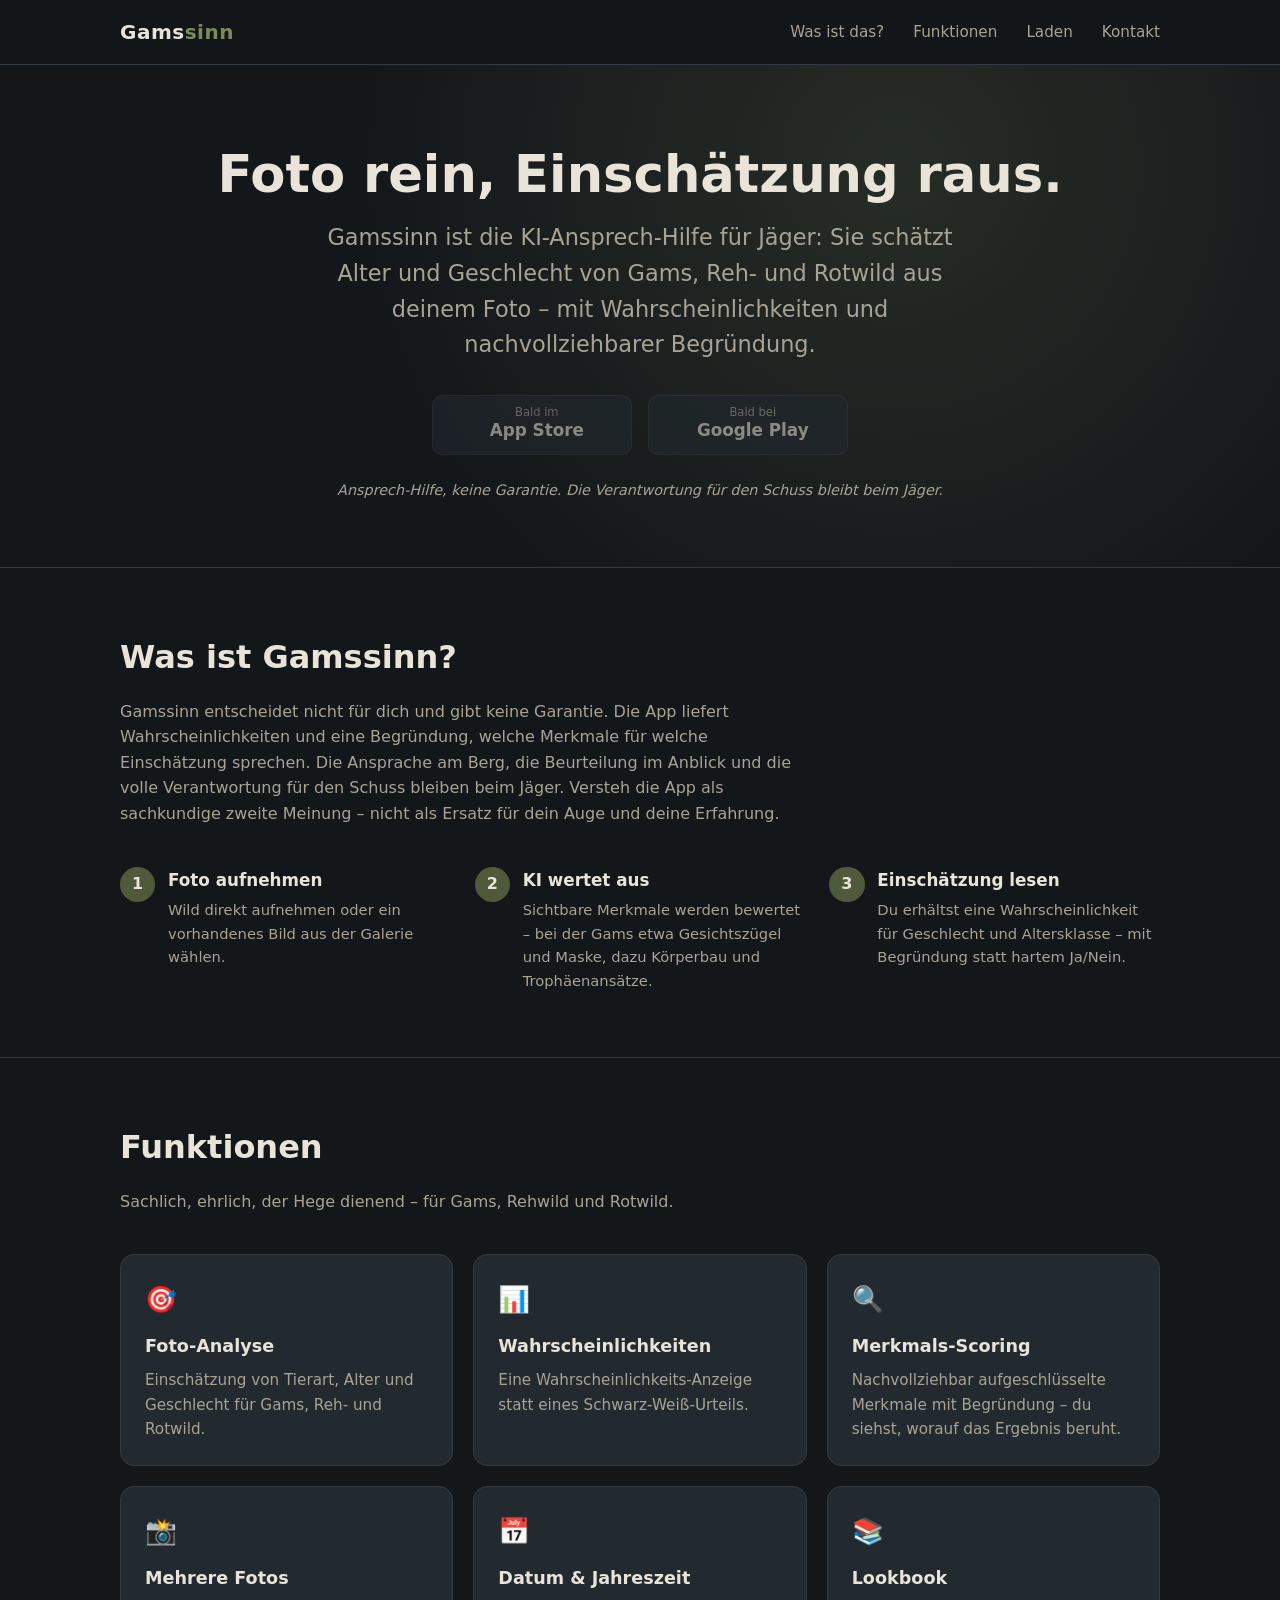
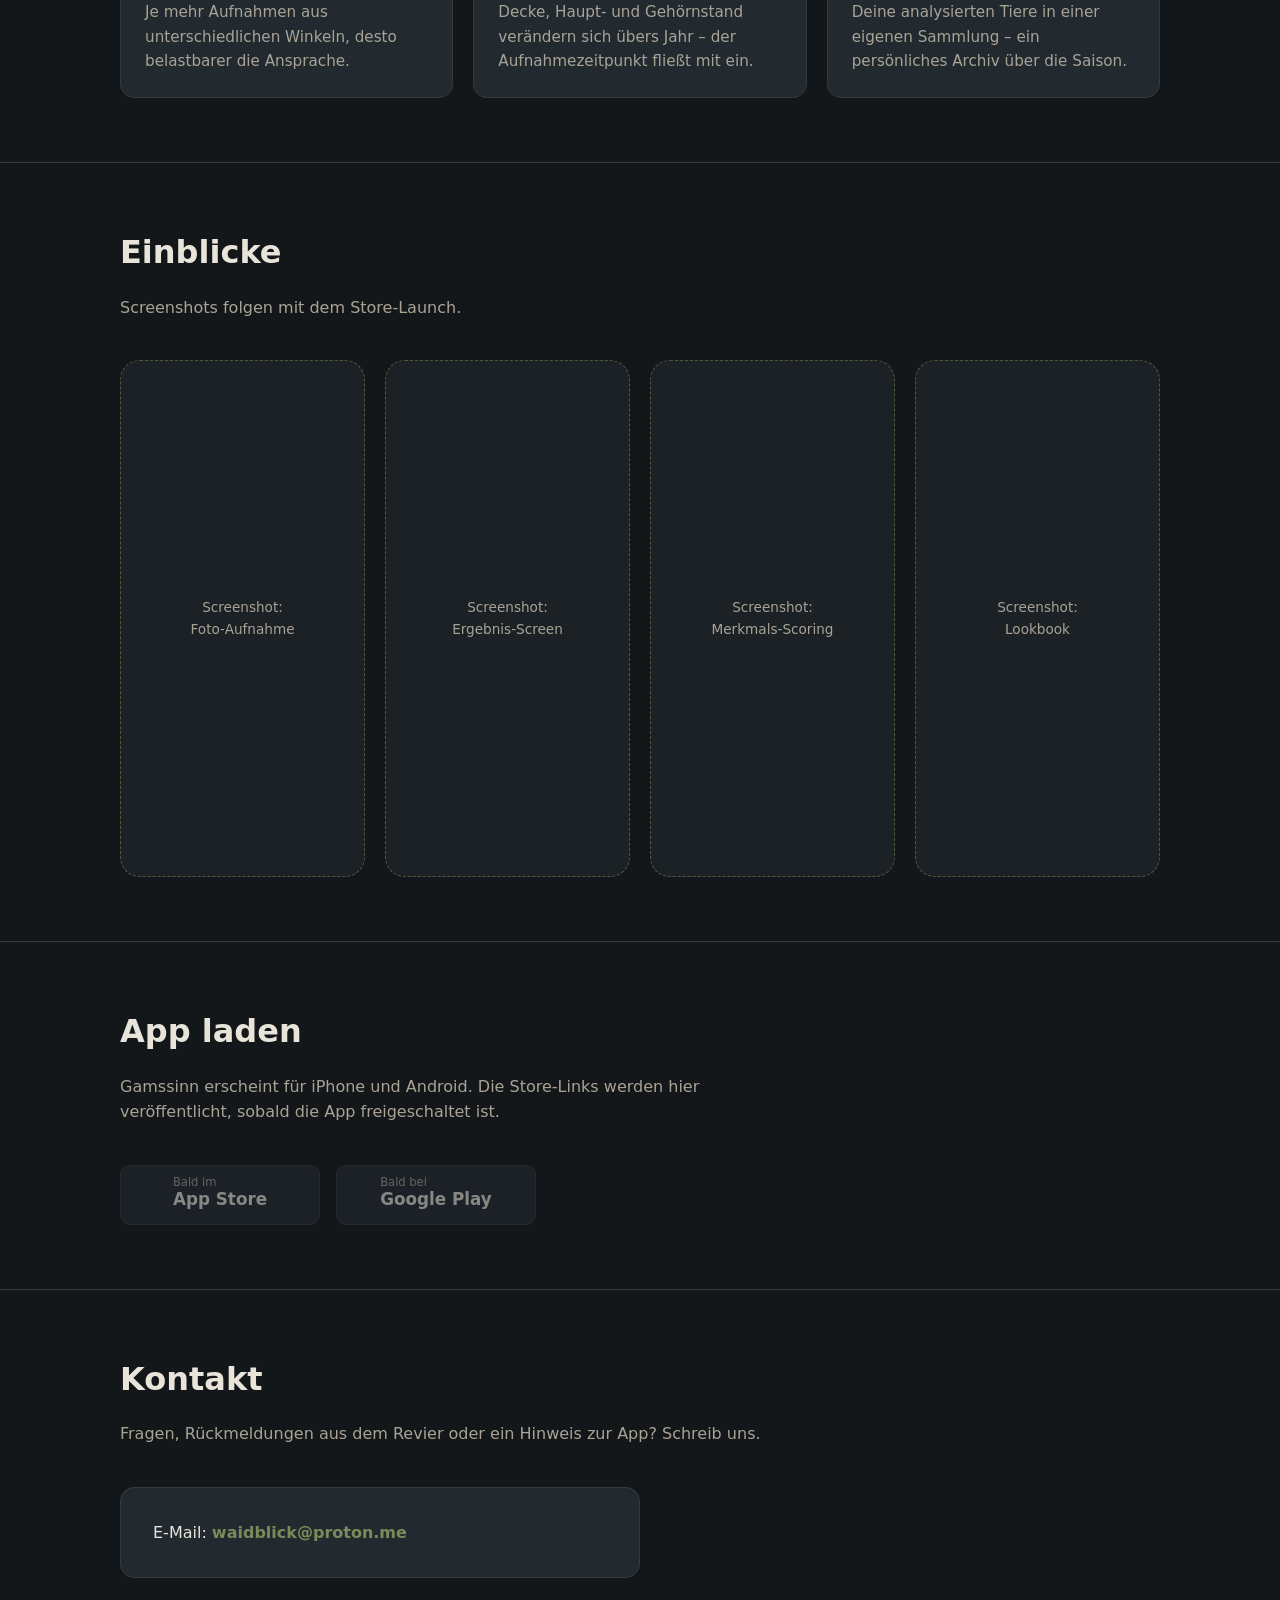
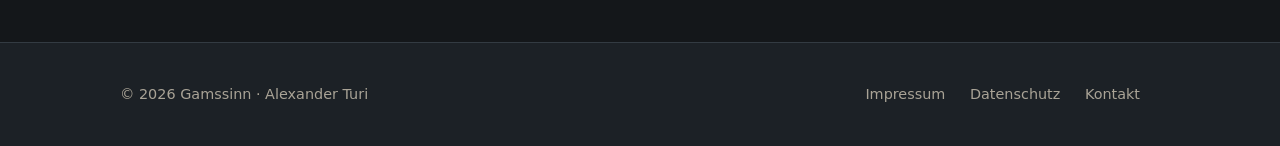
<file: web-site/index.html>
<!DOCTYPE html>
<html lang="de">
<head>
  <meta charset="UTF-8">
  <meta name="viewport" content="width=device-width, initial-scale=1.0">
  <title>Gamssinn – KI-Wildansprache für Jäger | Alter &amp; Geschlecht per Foto</title>
  <meta name="description" content="Gamssinn ist eine Ansprech-Hilfe für Jäger im DACH-Raum: Die KI schätzt Alter und Geschlecht von Gams, Reh- und Rotwild aus dem Foto – mit Wahrscheinlichkeiten und Begründung. Keine Garantie, die Ansprache bleibt deine.">
  <meta name="theme-color" content="#14171a">
  <!-- Open Graph -->
  <meta property="og:title" content="Gamssinn – KI-Wildansprache für Jäger">
  <meta property="og:description" content="Alter & Geschlecht von Gams, Reh- und Rotwild per Foto einschätzen. Ansprech-Hilfe, keine Garantie.">
  <meta property="og:type" content="website">
  <meta property="og:locale" content="de_DE">
  <link rel="stylesheet" href="style.css">
</head>
<body>

  <header class="site-header">
    <div class="wrap">
      <div class="brand">Gams<span>sinn</span></div>
      <nav class="nav">
        <a href="#was">Was ist das?</a>
        <a href="#features">Funktionen</a>
        <a href="#laden">Laden</a>
        <a href="#kontakt">Kontakt</a>
      </nav>
    </div>
  </header>

  <!-- HERO -->
  <section class="hero" style="border-top:none">
    <div class="wrap">
      <h1>Foto rein, Einschätzung raus.</h1>
      <p class="lead">
        Gamssinn ist die KI-Ansprech-Hilfe für Jäger: Sie schätzt Alter und Geschlecht
        von Gams, Reh- und Rotwild aus deinem Foto – mit Wahrscheinlichkeiten und nachvollziehbarer Begründung.
      </p>
      <div class="cta-row">
        <!-- Store-Badges: Links eintragen, sobald die App live ist -->
        <a class="badge disabled" href="#laden" aria-disabled="true">
          <span></span>
          <span><small>Bald im</small><strong>App Store</strong></span>
        </a>
        <a class="badge disabled" href="#laden" aria-disabled="true">
          <span></span>
          <span><small>Bald bei</small><strong>Google Play</strong></span>
        </a>
      </div>
      <p class="disclaimer">Ansprech-Hilfe, keine Garantie. Die Verantwortung für den Schuss bleibt beim Jäger.</p>
    </div>
  </section>

  <!-- WAS IST GAMSSINN -->
  <section id="was">
    <div class="wrap">
      <h2>Was ist Gamssinn?</h2>
      <p class="intro">
        Gamssinn entscheidet nicht für dich und gibt keine Garantie. Die App liefert Wahrscheinlichkeiten
        und eine Begründung, welche Merkmale für welche Einschätzung sprechen. Die Ansprache am Berg,
        die Beurteilung im Anblick und die volle Verantwortung für den Schuss bleiben beim Jäger.
        Versteh die App als sachkundige zweite Meinung – nicht als Ersatz für dein Auge und deine Erfahrung.
      </p>
      <div class="steps">
        <div class="step">
          <h3>Foto aufnehmen</h3>
          <p>Wild direkt aufnehmen oder ein vorhandenes Bild aus der Galerie wählen.</p>
        </div>
        <div class="step">
          <h3>KI wertet aus</h3>
          <p>Sichtbare Merkmale werden bewertet – bei der Gams etwa Gesichtszügel und Maske, dazu Körperbau und Trophäenansätze.</p>
        </div>
        <div class="step">
          <h3>Einschätzung lesen</h3>
          <p>Du erhältst eine Wahrscheinlichkeit für Geschlecht und Altersklasse – mit Begründung statt hartem Ja/Nein.</p>
        </div>
      </div>
    </div>
  </section>

  <!-- FEATURES -->
  <section id="features" class="bg-soft">
    <div class="wrap">
      <h2>Funktionen</h2>
      <p class="intro">Sachlich, ehrlich, der Hege dienend – für Gams, Rehwild und Rotwild.</p>
      <div class="grid">
        <div class="feature">
          <span class="ico">🎯</span>
          <h3>Foto-Analyse</h3>
          <p>Einschätzung von Tierart, Alter und Geschlecht für Gams, Reh- und Rotwild.</p>
        </div>
        <div class="feature">
          <span class="ico">📊</span>
          <h3>Wahrscheinlichkeiten</h3>
          <p>Eine Wahrscheinlichkeits-Anzeige statt eines Schwarz-Weiß-Urteils.</p>
        </div>
        <div class="feature">
          <span class="ico">🔍</span>
          <h3>Merkmals-Scoring</h3>
          <p>Nachvollziehbar aufgeschlüsselte Merkmale mit Begründung – du siehst, worauf das Ergebnis beruht.</p>
        </div>
        <div class="feature">
          <span class="ico">📸</span>
          <h3>Mehrere Fotos</h3>
          <p>Je mehr Aufnahmen aus unterschiedlichen Winkeln, desto belastbarer die Ansprache.</p>
        </div>
        <div class="feature">
          <span class="ico">📅</span>
          <h3>Datum &amp; Jahreszeit</h3>
          <p>Decke, Haupt- und Gehörnstand verändern sich übers Jahr – der Aufnahmezeitpunkt fließt mit ein.</p>
        </div>
        <div class="feature">
          <span class="ico">📚</span>
          <h3>Lookbook</h3>
          <p>Deine analysierten Tiere in einer eigenen Sammlung – ein persönliches Archiv über die Saison.</p>
        </div>
      </div>
    </div>
  </section>

  <!-- SCREENSHOTS -->
  <section id="screenshots">
    <div class="wrap">
      <h2>Einblicke</h2>
      <p class="intro">Screenshots folgen mit dem Store-Launch.</p>
      <div class="shots">
        <div class="shot">Screenshot:<br>Foto-Aufnahme</div>
        <div class="shot">Screenshot:<br>Ergebnis-Screen</div>
        <div class="shot">Screenshot:<br>Merkmals-Scoring</div>
        <div class="shot">Screenshot:<br>Lookbook</div>
      </div>
    </div>
  </section>

  <!-- LADEN -->
  <section id="laden" class="bg-soft">
    <div class="wrap">
      <h2>App laden</h2>
      <p class="intro">
        Gamssinn erscheint für iPhone und Android. Die Store-Links werden hier veröffentlicht, sobald die App freigeschaltet ist.
      </p>
      <div class="cta-row" style="justify-content:flex-start">
        <a class="badge disabled" href="#" aria-disabled="true">
          <span><small>Bald im</small><strong>App Store</strong></span>
        </a>
        <a class="badge disabled" href="#" aria-disabled="true">
          <span><small>Bald bei</small><strong>Google Play</strong></span>
        </a>
      </div>
    </div>
  </section>

  <!-- KONTAKT -->
  <section id="kontakt">
    <div class="wrap">
      <h2>Kontakt</h2>
      <p class="intro">Fragen, Rückmeldungen aus dem Revier oder ein Hinweis zur App? Schreib uns.</p>
      <div class="contact-box">
        <p>E-Mail: <a href="mailto:waidblick@proton.me">waidblick@proton.me</a></p>
      </div>
    </div>
  </section>

  <!-- FOOTER -->
  <footer class="site-footer">
    <div class="wrap">
      <div>&copy; <span id="year">2026</span> Gamssinn · Alexander Turi</div>
      <div>
        <a href="impressum.html">Impressum</a>
        <a href="datenschutz.html">Datenschutz</a>
        <a href="mailto:waidblick@proton.me">Kontakt</a>
      </div>
    </div>
  </footer>

  <script>
    document.getElementById('year').textContent = new Date().getFullYear();
  </script>
</body>
</html>
</file>
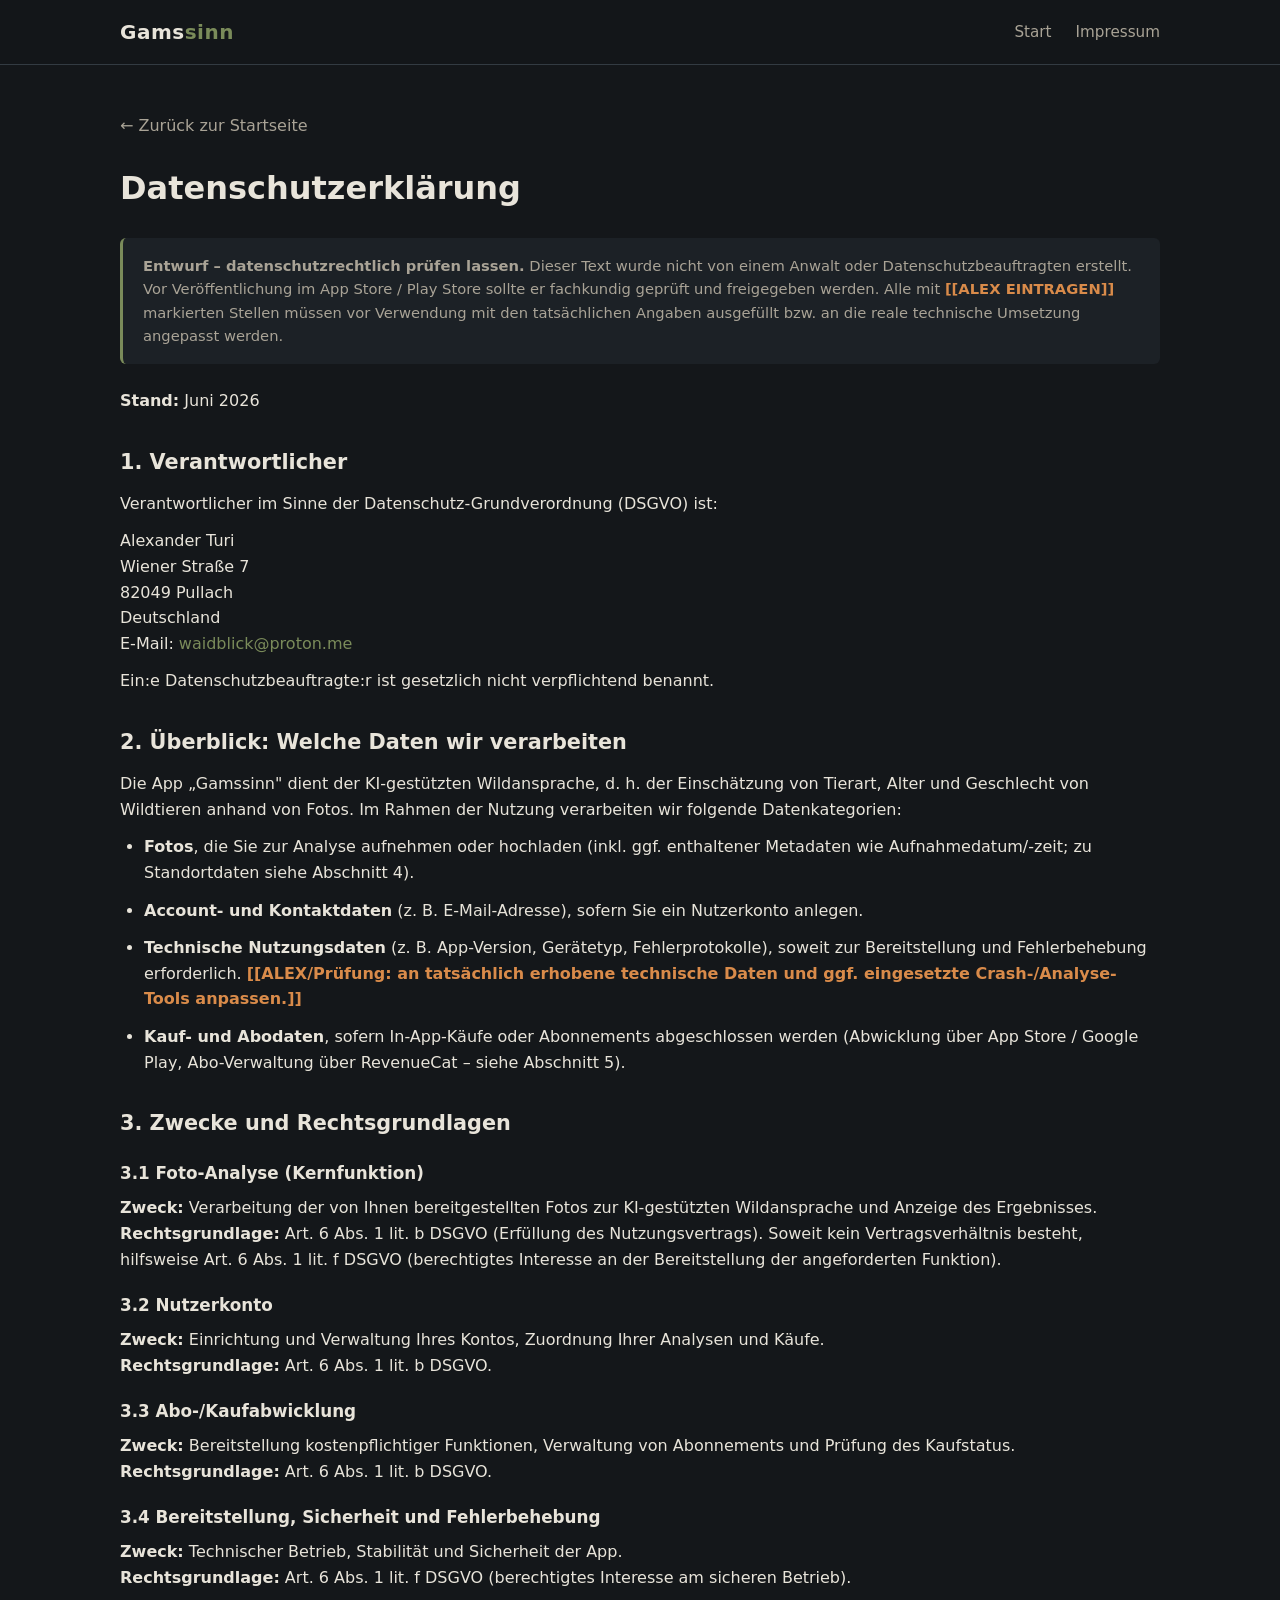
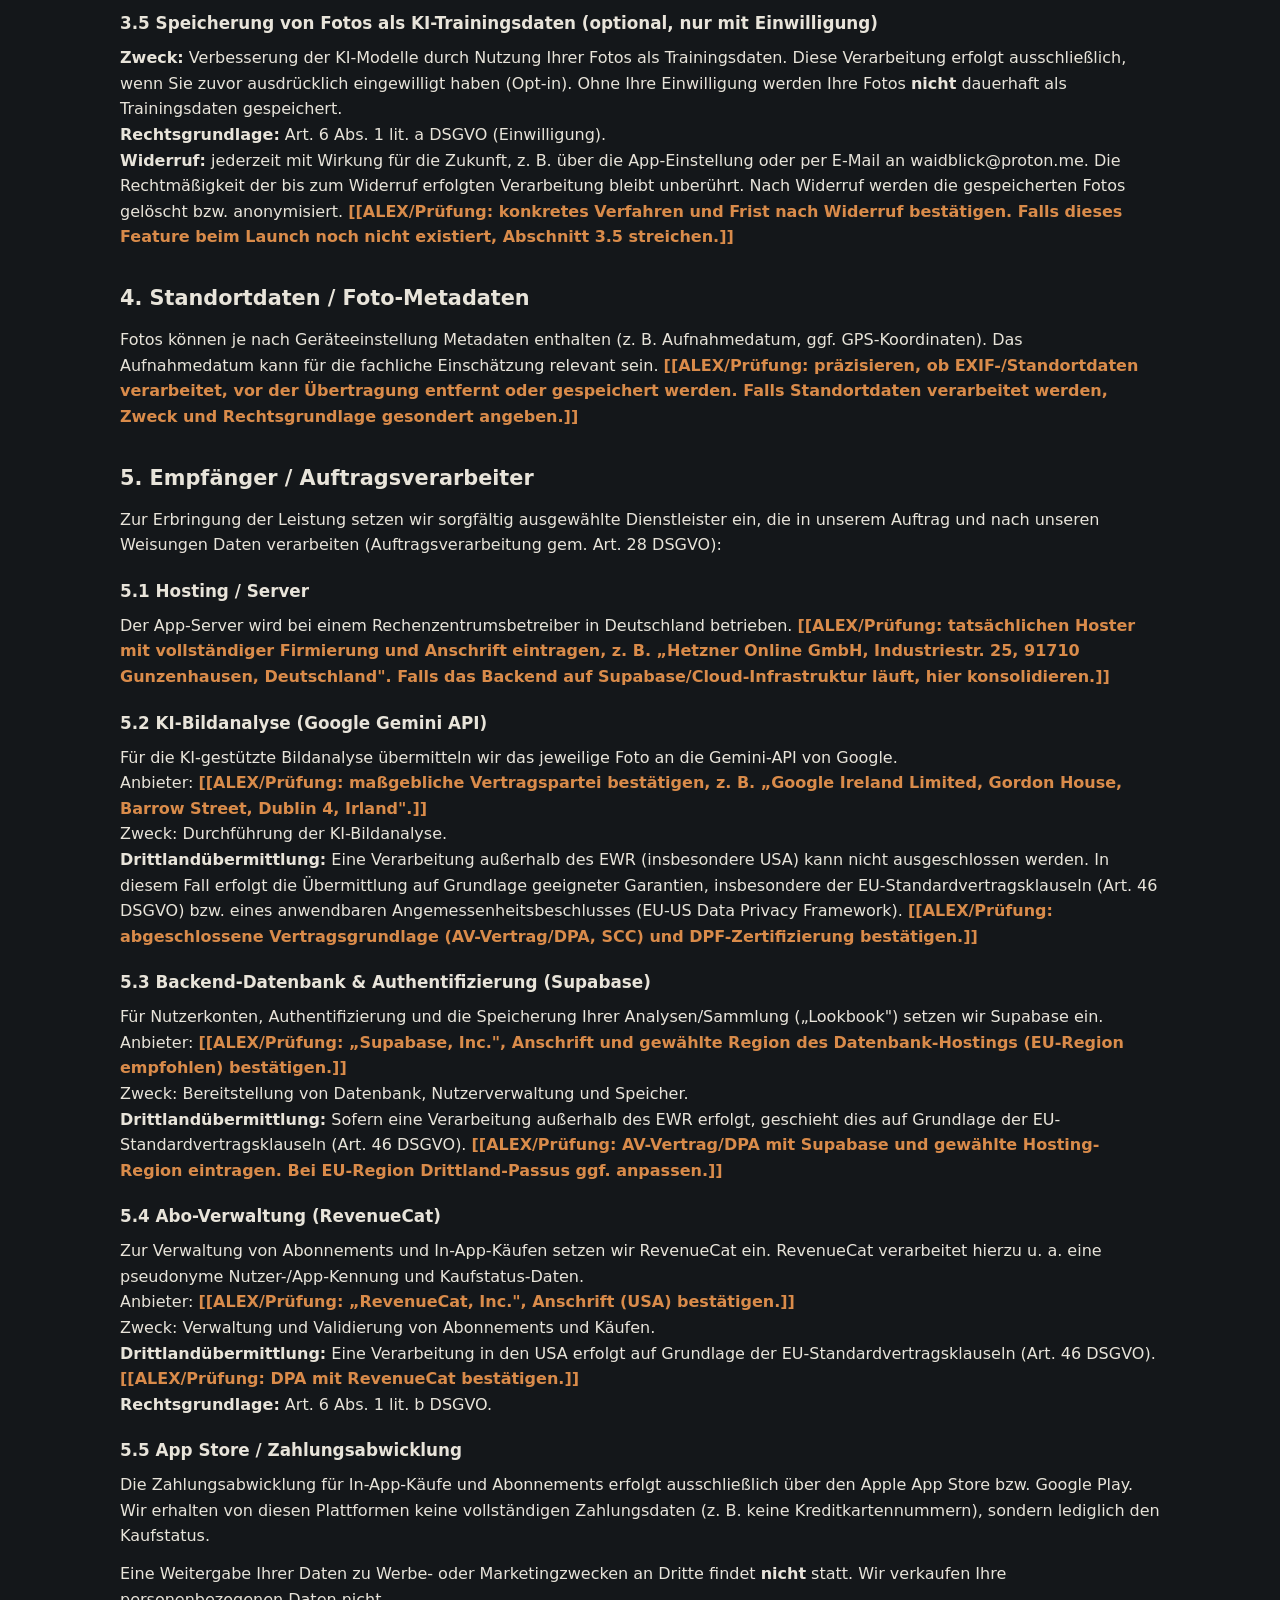
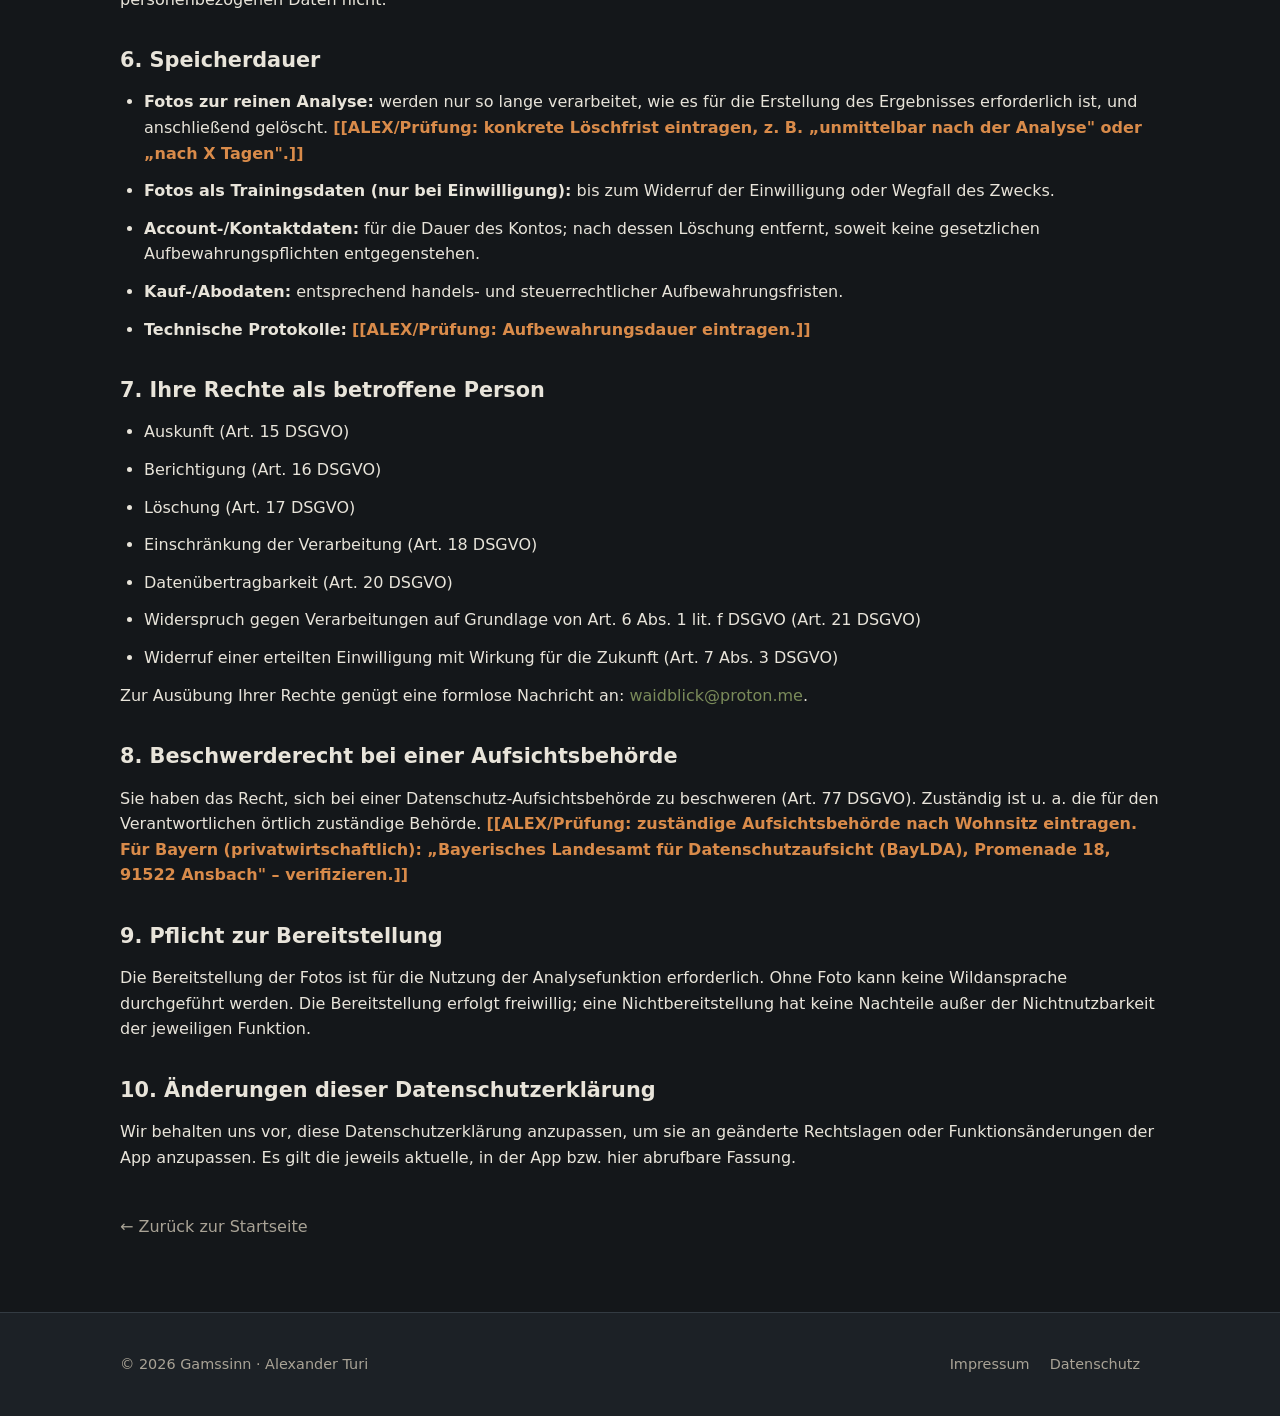
<file: web-site/datenschutz.html>
<!DOCTYPE html>
<html lang="de">
<head>
  <meta charset="UTF-8">
  <meta name="viewport" content="width=device-width, initial-scale=1.0">
  <title>Datenschutzerklärung – Gamssinn</title>
  <meta name="robots" content="noindex">
  <link rel="stylesheet" href="style.css">
</head>
<body>
  <header class="site-header">
    <div class="wrap">
      <div class="brand">Gams<span>sinn</span></div>
      <nav class="nav"><a href="index.html">Start</a><a href="impressum.html">Impressum</a></nav>
    </div>
  </header>

  <main class="legal">
    <div class="wrap">
      <a class="back" href="index.html">&larr; Zurück zur Startseite</a>
      <h1>Datenschutzerklärung</h1>

      <div class="note">
        <strong>Entwurf – datenschutzrechtlich prüfen lassen.</strong> Dieser Text wurde nicht von einem Anwalt
        oder Datenschutzbeauftragten erstellt. Vor Veröffentlichung im App Store / Play Store sollte er fachkundig
        geprüft und freigegeben werden. Alle mit <span class="todo">[[ALEX EINTRAGEN]]</span> markierten Stellen müssen
        vor Verwendung mit den tatsächlichen Angaben ausgefüllt bzw. an die reale technische Umsetzung angepasst werden.
      </div>

      <p><strong>Stand:</strong> Juni 2026</p>

      <h2>1. Verantwortlicher</h2>
      <p>
        Verantwortlicher im Sinne der Datenschutz-Grundverordnung (DSGVO) ist:
      </p>
      <p>
        Alexander Turi<br>
        Wiener Straße 7<br>
        82049 Pullach<br>
        Deutschland<br>
        E-Mail: <a href="mailto:waidblick@proton.me">waidblick@proton.me</a>
      </p>
      <p>
        Ein:e Datenschutzbeauftragte:r ist gesetzlich nicht verpflichtend benannt.
      </p>

      <h2>2. Überblick: Welche Daten wir verarbeiten</h2>
      <p>
        Die App „Gamssinn" dient der KI-gestützten Wildansprache, d. h. der Einschätzung von Tierart, Alter und
        Geschlecht von Wildtieren anhand von Fotos. Im Rahmen der Nutzung verarbeiten wir folgende Datenkategorien:
      </p>
      <ul>
        <li><strong>Fotos</strong>, die Sie zur Analyse aufnehmen oder hochladen (inkl. ggf. enthaltener Metadaten wie Aufnahmedatum/-zeit; zu Standortdaten siehe Abschnitt 4).</li>
        <li><strong>Account- und Kontaktdaten</strong> (z. B. E-Mail-Adresse), sofern Sie ein Nutzerkonto anlegen.</li>
        <li><strong>Technische Nutzungsdaten</strong> (z. B. App-Version, Gerätetyp, Fehlerprotokolle), soweit zur Bereitstellung und Fehlerbehebung erforderlich. <span class="todo">[[ALEX/Prüfung: an tatsächlich erhobene technische Daten und ggf. eingesetzte Crash-/Analyse-Tools anpassen.]]</span></li>
        <li><strong>Kauf- und Abodaten</strong>, sofern In-App-Käufe oder Abonnements abgeschlossen werden (Abwicklung über App Store / Google Play, Abo-Verwaltung über RevenueCat – siehe Abschnitt 5).</li>
      </ul>

      <h2>3. Zwecke und Rechtsgrundlagen</h2>
      <h3>3.1 Foto-Analyse (Kernfunktion)</h3>
      <p>
        <strong>Zweck:</strong> Verarbeitung der von Ihnen bereitgestellten Fotos zur KI-gestützten Wildansprache
        und Anzeige des Ergebnisses.<br>
        <strong>Rechtsgrundlage:</strong> Art. 6 Abs. 1 lit. b DSGVO (Erfüllung des Nutzungsvertrags). Soweit kein
        Vertragsverhältnis besteht, hilfsweise Art. 6 Abs. 1 lit. f DSGVO (berechtigtes Interesse an der
        Bereitstellung der angeforderten Funktion).
      </p>
      <h3>3.2 Nutzerkonto</h3>
      <p>
        <strong>Zweck:</strong> Einrichtung und Verwaltung Ihres Kontos, Zuordnung Ihrer Analysen und Käufe.<br>
        <strong>Rechtsgrundlage:</strong> Art. 6 Abs. 1 lit. b DSGVO.
      </p>
      <h3>3.3 Abo-/Kaufabwicklung</h3>
      <p>
        <strong>Zweck:</strong> Bereitstellung kostenpflichtiger Funktionen, Verwaltung von Abonnements und
        Prüfung des Kaufstatus.<br>
        <strong>Rechtsgrundlage:</strong> Art. 6 Abs. 1 lit. b DSGVO.
      </p>
      <h3>3.4 Bereitstellung, Sicherheit und Fehlerbehebung</h3>
      <p>
        <strong>Zweck:</strong> Technischer Betrieb, Stabilität und Sicherheit der App.<br>
        <strong>Rechtsgrundlage:</strong> Art. 6 Abs. 1 lit. f DSGVO (berechtigtes Interesse am sicheren Betrieb).
      </p>
      <h3>3.5 Speicherung von Fotos als KI-Trainingsdaten (optional, nur mit Einwilligung)</h3>
      <p>
        <strong>Zweck:</strong> Verbesserung der KI-Modelle durch Nutzung Ihrer Fotos als Trainingsdaten.
        Diese Verarbeitung erfolgt ausschließlich, wenn Sie zuvor ausdrücklich eingewilligt haben (Opt-in).
        Ohne Ihre Einwilligung werden Ihre Fotos <strong>nicht</strong> dauerhaft als Trainingsdaten gespeichert.<br>
        <strong>Rechtsgrundlage:</strong> Art. 6 Abs. 1 lit. a DSGVO (Einwilligung).<br>
        <strong>Widerruf:</strong> jederzeit mit Wirkung für die Zukunft, z. B. über die App-Einstellung oder per
        E-Mail an waidblick@proton.me. Die Rechtmäßigkeit der bis zum Widerruf erfolgten Verarbeitung bleibt
        unberührt. Nach Widerruf werden die gespeicherten Fotos gelöscht bzw. anonymisiert.
        <span class="todo">[[ALEX/Prüfung: konkretes Verfahren und Frist nach Widerruf bestätigen. Falls dieses Feature beim Launch noch nicht existiert, Abschnitt 3.5 streichen.]]</span>
      </p>

      <h2>4. Standortdaten / Foto-Metadaten</h2>
      <p>
        Fotos können je nach Geräteeinstellung Metadaten enthalten (z. B. Aufnahmedatum, ggf. GPS-Koordinaten).
        Das Aufnahmedatum kann für die fachliche Einschätzung relevant sein.
        <span class="todo">[[ALEX/Prüfung: präzisieren, ob EXIF-/Standortdaten verarbeitet, vor der Übertragung entfernt oder gespeichert werden. Falls Standortdaten verarbeitet werden, Zweck und Rechtsgrundlage gesondert angeben.]]</span>
      </p>

      <h2>5. Empfänger / Auftragsverarbeiter</h2>
      <p>
        Zur Erbringung der Leistung setzen wir sorgfältig ausgewählte Dienstleister ein, die in unserem Auftrag
        und nach unseren Weisungen Daten verarbeiten (Auftragsverarbeitung gem. Art. 28 DSGVO):
      </p>

      <h3>5.1 Hosting / Server</h3>
      <p>
        Der App-Server wird bei einem Rechenzentrumsbetreiber in Deutschland betrieben.
        <span class="todo">[[ALEX/Prüfung: tatsächlichen Hoster mit vollständiger Firmierung und Anschrift eintragen, z. B. „Hetzner Online GmbH, Industriestr. 25, 91710 Gunzenhausen, Deutschland". Falls das Backend auf Supabase/Cloud-Infrastruktur läuft, hier konsolidieren.]]</span>
      </p>

      <h3>5.2 KI-Bildanalyse (Google Gemini API)</h3>
      <p>
        Für die KI-gestützte Bildanalyse übermitteln wir das jeweilige Foto an die Gemini-API von Google.<br>
        Anbieter: <span class="todo">[[ALEX/Prüfung: maßgebliche Vertragspartei bestätigen, z. B. „Google Ireland Limited, Gordon House, Barrow Street, Dublin 4, Irland".]]</span><br>
        Zweck: Durchführung der KI-Bildanalyse.<br>
        <strong>Drittlandübermittlung:</strong> Eine Verarbeitung außerhalb des EWR (insbesondere USA) kann nicht
        ausgeschlossen werden. In diesem Fall erfolgt die Übermittlung auf Grundlage geeigneter Garantien,
        insbesondere der EU-Standardvertragsklauseln (Art. 46 DSGVO) bzw. eines anwendbaren
        Angemessenheitsbeschlusses (EU-US Data Privacy Framework).
        <span class="todo">[[ALEX/Prüfung: abgeschlossene Vertragsgrundlage (AV-Vertrag/DPA, SCC) und DPF-Zertifizierung bestätigen.]]</span>
      </p>

      <h3>5.3 Backend-Datenbank &amp; Authentifizierung (Supabase)</h3>
      <p>
        Für Nutzerkonten, Authentifizierung und die Speicherung Ihrer Analysen/Sammlung („Lookbook") setzen wir
        Supabase ein.<br>
        Anbieter: <span class="todo">[[ALEX/Prüfung: „Supabase, Inc.", Anschrift und gewählte Region des Datenbank-Hostings (EU-Region empfohlen) bestätigen.]]</span><br>
        Zweck: Bereitstellung von Datenbank, Nutzerverwaltung und Speicher.<br>
        <strong>Drittlandübermittlung:</strong> Sofern eine Verarbeitung außerhalb des EWR erfolgt, geschieht dies auf
        Grundlage der EU-Standardvertragsklauseln (Art. 46 DSGVO).
        <span class="todo">[[ALEX/Prüfung: AV-Vertrag/DPA mit Supabase und gewählte Hosting-Region eintragen. Bei EU-Region Drittland-Passus ggf. anpassen.]]</span>
      </p>

      <h3>5.4 Abo-Verwaltung (RevenueCat)</h3>
      <p>
        Zur Verwaltung von Abonnements und In-App-Käufen setzen wir RevenueCat ein. RevenueCat verarbeitet hierzu
        u. a. eine pseudonyme Nutzer-/App-Kennung und Kaufstatus-Daten.<br>
        Anbieter: <span class="todo">[[ALEX/Prüfung: „RevenueCat, Inc.", Anschrift (USA) bestätigen.]]</span><br>
        Zweck: Verwaltung und Validierung von Abonnements und Käufen.<br>
        <strong>Drittlandübermittlung:</strong> Eine Verarbeitung in den USA erfolgt auf Grundlage der
        EU-Standardvertragsklauseln (Art. 46 DSGVO).
        <span class="todo">[[ALEX/Prüfung: DPA mit RevenueCat bestätigen.]]</span><br>
        <strong>Rechtsgrundlage:</strong> Art. 6 Abs. 1 lit. b DSGVO.
      </p>

      <h3>5.5 App Store / Zahlungsabwicklung</h3>
      <p>
        Die Zahlungsabwicklung für In-App-Käufe und Abonnements erfolgt ausschließlich über den Apple App Store
        bzw. Google Play. Wir erhalten von diesen Plattformen keine vollständigen Zahlungsdaten (z. B. keine
        Kreditkartennummern), sondern lediglich den Kaufstatus.
      </p>

      <p>
        Eine Weitergabe Ihrer Daten zu Werbe- oder Marketingzwecken an Dritte findet <strong>nicht</strong> statt.
        Wir verkaufen Ihre personenbezogenen Daten nicht.
      </p>

      <h2>6. Speicherdauer</h2>
      <ul>
        <li><strong>Fotos zur reinen Analyse:</strong> werden nur so lange verarbeitet, wie es für die Erstellung des Ergebnisses erforderlich ist, und anschließend gelöscht. <span class="todo">[[ALEX/Prüfung: konkrete Löschfrist eintragen, z. B. „unmittelbar nach der Analyse" oder „nach X Tagen".]]</span></li>
        <li><strong>Fotos als Trainingsdaten (nur bei Einwilligung):</strong> bis zum Widerruf der Einwilligung oder Wegfall des Zwecks.</li>
        <li><strong>Account-/Kontaktdaten:</strong> für die Dauer des Kontos; nach dessen Löschung entfernt, soweit keine gesetzlichen Aufbewahrungspflichten entgegenstehen.</li>
        <li><strong>Kauf-/Abodaten:</strong> entsprechend handels- und steuerrechtlicher Aufbewahrungsfristen.</li>
        <li><strong>Technische Protokolle:</strong> <span class="todo">[[ALEX/Prüfung: Aufbewahrungsdauer eintragen.]]</span></li>
      </ul>

      <h2>7. Ihre Rechte als betroffene Person</h2>
      <ul>
        <li>Auskunft (Art. 15 DSGVO)</li>
        <li>Berichtigung (Art. 16 DSGVO)</li>
        <li>Löschung (Art. 17 DSGVO)</li>
        <li>Einschränkung der Verarbeitung (Art. 18 DSGVO)</li>
        <li>Datenübertragbarkeit (Art. 20 DSGVO)</li>
        <li>Widerspruch gegen Verarbeitungen auf Grundlage von Art. 6 Abs. 1 lit. f DSGVO (Art. 21 DSGVO)</li>
        <li>Widerruf einer erteilten Einwilligung mit Wirkung für die Zukunft (Art. 7 Abs. 3 DSGVO)</li>
      </ul>
      <p>Zur Ausübung Ihrer Rechte genügt eine formlose Nachricht an: <a href="mailto:waidblick@proton.me">waidblick@proton.me</a>.</p>

      <h2>8. Beschwerderecht bei einer Aufsichtsbehörde</h2>
      <p>
        Sie haben das Recht, sich bei einer Datenschutz-Aufsichtsbehörde zu beschweren (Art. 77 DSGVO). Zuständig
        ist u. a. die für den Verantwortlichen örtlich zuständige Behörde.
        <span class="todo">[[ALEX/Prüfung: zuständige Aufsichtsbehörde nach Wohnsitz eintragen. Für Bayern (privatwirtschaftlich): „Bayerisches Landesamt für Datenschutzaufsicht (BayLDA), Promenade 18, 91522 Ansbach" – verifizieren.]]</span>
      </p>

      <h2>9. Pflicht zur Bereitstellung</h2>
      <p>
        Die Bereitstellung der Fotos ist für die Nutzung der Analysefunktion erforderlich. Ohne Foto kann keine
        Wildansprache durchgeführt werden. Die Bereitstellung erfolgt freiwillig; eine Nichtbereitstellung hat
        keine Nachteile außer der Nichtnutzbarkeit der jeweiligen Funktion.
      </p>

      <h2>10. Änderungen dieser Datenschutzerklärung</h2>
      <p>
        Wir behalten uns vor, diese Datenschutzerklärung anzupassen, um sie an geänderte Rechtslagen oder
        Funktionsänderungen der App anzupassen. Es gilt die jeweils aktuelle, in der App bzw. hier abrufbare Fassung.
      </p>

      <a class="back" href="index.html" style="margin-top:2rem">&larr; Zurück zur Startseite</a>
    </div>
  </main>

  <footer class="site-footer">
    <div class="wrap">
      <div>&copy; 2026 Gamssinn · Alexander Turi</div>
      <div><a href="impressum.html">Impressum</a><a href="datenschutz.html">Datenschutz</a></div>
    </div>
  </footer>
</body>
</html>
</file>
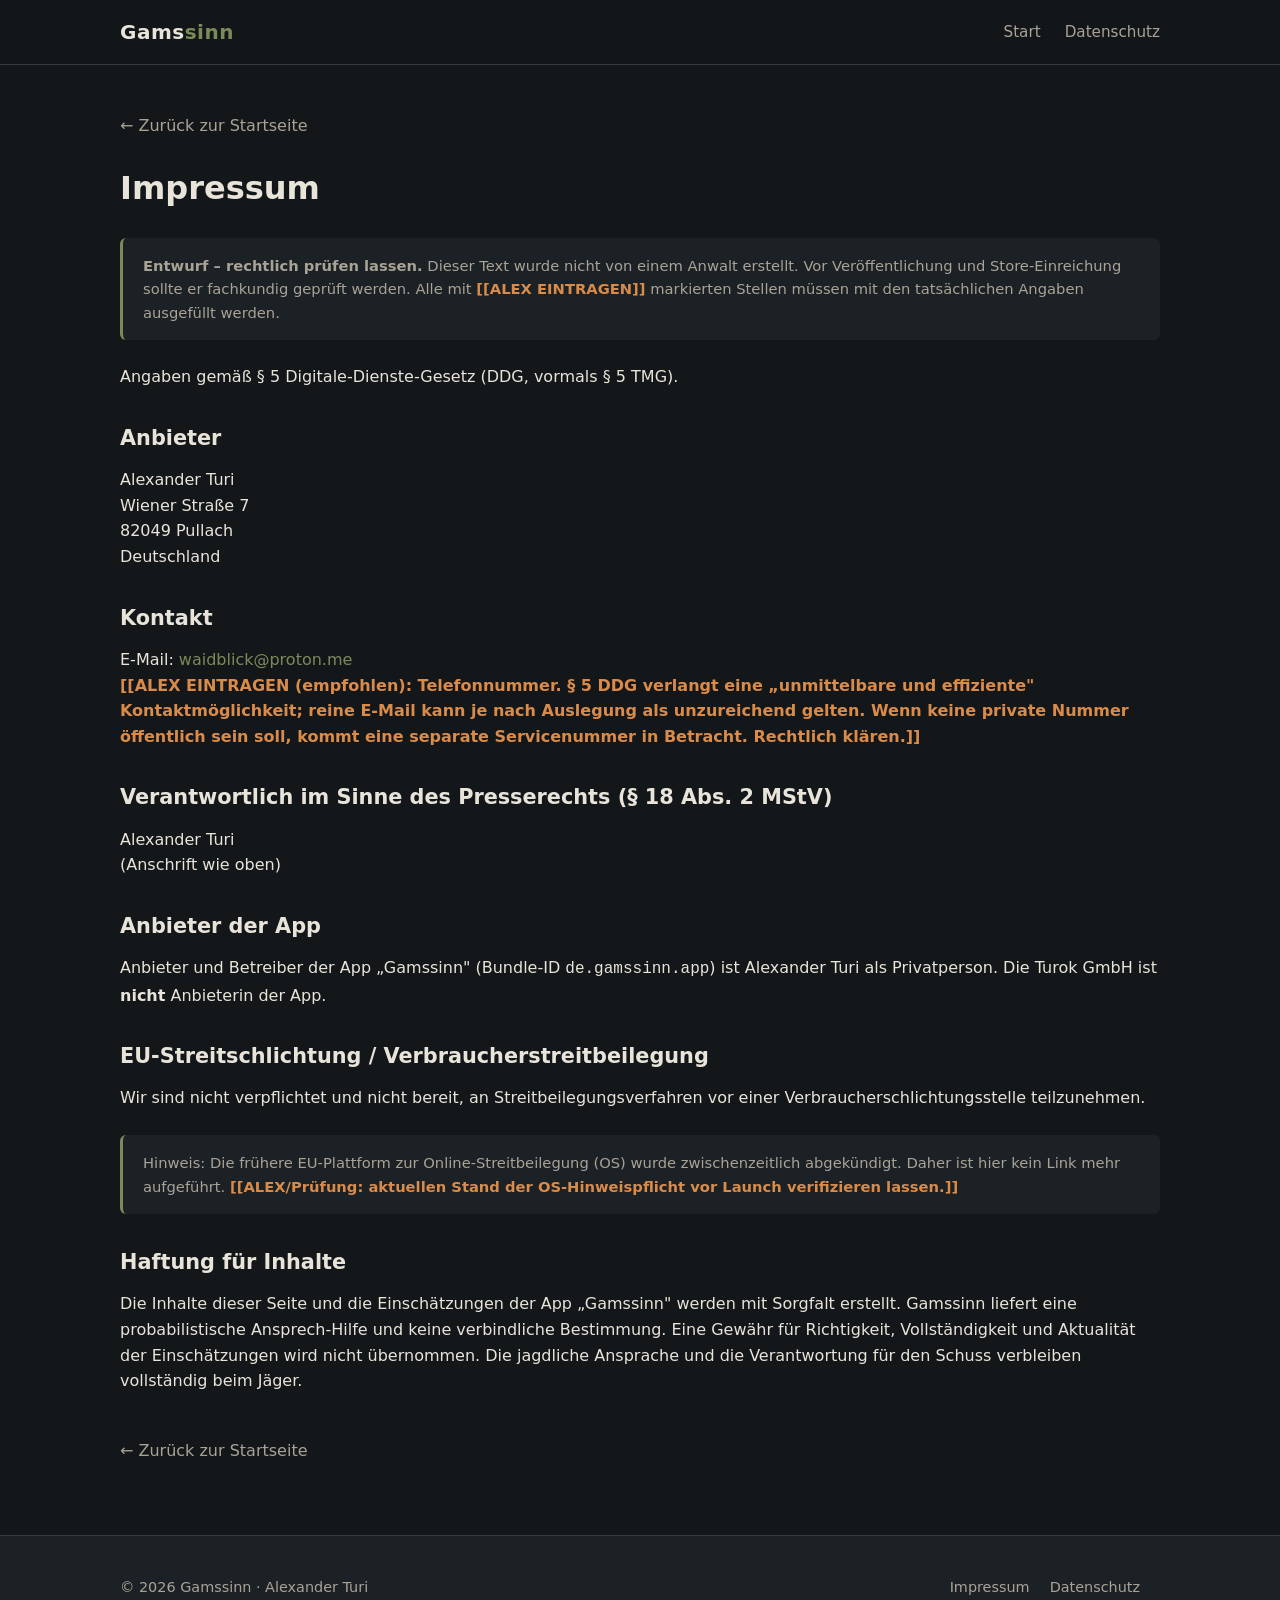
<file: web-site/impressum.html>
<!DOCTYPE html>
<html lang="de">
<head>
  <meta charset="UTF-8">
  <meta name="viewport" content="width=device-width, initial-scale=1.0">
  <title>Impressum – Gamssinn</title>
  <meta name="robots" content="noindex">
  <link rel="stylesheet" href="style.css">
</head>
<body>
  <header class="site-header">
    <div class="wrap">
      <div class="brand">Gams<span>sinn</span></div>
      <nav class="nav"><a href="index.html">Start</a><a href="datenschutz.html">Datenschutz</a></nav>
    </div>
  </header>

  <main class="legal">
    <div class="wrap">
      <a class="back" href="index.html">&larr; Zurück zur Startseite</a>
      <h1>Impressum</h1>

      <div class="note">
        <strong>Entwurf – rechtlich prüfen lassen.</strong> Dieser Text wurde nicht von einem Anwalt erstellt.
        Vor Veröffentlichung und Store-Einreichung sollte er fachkundig geprüft werden. Alle mit
        <span class="todo">[[ALEX EINTRAGEN]]</span> markierten Stellen müssen mit den tatsächlichen Angaben ausgefüllt werden.
      </div>

      <p>Angaben gemäß § 5 Digitale-Dienste-Gesetz (DDG, vormals § 5 TMG).</p>

      <h2>Anbieter</h2>
      <p>
        Alexander Turi<br>
        Wiener Straße 7<br>
        82049 Pullach<br>
        Deutschland
      </p>

      <h2>Kontakt</h2>
      <p>
        E-Mail: <a href="mailto:waidblick@proton.me">waidblick@proton.me</a><br>
        <span class="todo">[[ALEX EINTRAGEN (empfohlen): Telefonnummer. § 5 DDG verlangt eine „unmittelbare und effiziente" Kontaktmöglichkeit; reine E-Mail kann je nach Auslegung als unzureichend gelten. Wenn keine private Nummer öffentlich sein soll, kommt eine separate Servicenummer in Betracht. Rechtlich klären.]]</span>
      </p>

      <h2>Verantwortlich im Sinne des Presserechts (§ 18 Abs. 2 MStV)</h2>
      <p>
        Alexander Turi<br>
        (Anschrift wie oben)
      </p>

      <h2>Anbieter der App</h2>
      <p>
        Anbieter und Betreiber der App „Gamssinn" (Bundle-ID <code>de.gamssinn.app</code>) ist
        Alexander Turi als Privatperson. Die Turok GmbH ist <strong>nicht</strong> Anbieterin der App.
      </p>

      <h2>EU-Streitschlichtung / Verbraucherstreitbeilegung</h2>
      <p>
        Wir sind nicht verpflichtet und nicht bereit, an Streitbeilegungsverfahren vor einer
        Verbraucherschlichtungsstelle teilzunehmen.
      </p>
      <p class="note">
        Hinweis: Die frühere EU-Plattform zur Online-Streitbeilegung (OS) wurde zwischenzeitlich abgekündigt.
        Daher ist hier kein Link mehr aufgeführt. <span class="todo">[[ALEX/Prüfung: aktuellen Stand der OS-Hinweispflicht vor Launch verifizieren lassen.]]</span>
      </p>

      <h2>Haftung für Inhalte</h2>
      <p>
        Die Inhalte dieser Seite und die Einschätzungen der App „Gamssinn" werden mit Sorgfalt erstellt.
        Gamssinn liefert eine probabilistische Ansprech-Hilfe und keine verbindliche Bestimmung. Eine Gewähr
        für Richtigkeit, Vollständigkeit und Aktualität der Einschätzungen wird nicht übernommen. Die
        jagdliche Ansprache und die Verantwortung für den Schuss verbleiben vollständig beim Jäger.
      </p>

      <a class="back" href="index.html" style="margin-top:2rem">&larr; Zurück zur Startseite</a>
    </div>
  </main>

  <footer class="site-footer">
    <div class="wrap">
      <div>&copy; 2026 Gamssinn · Alexander Turi</div>
      <div><a href="impressum.html">Impressum</a><a href="datenschutz.html">Datenschutz</a></div>
    </div>
  </footer>
</body>
</html>
</file>
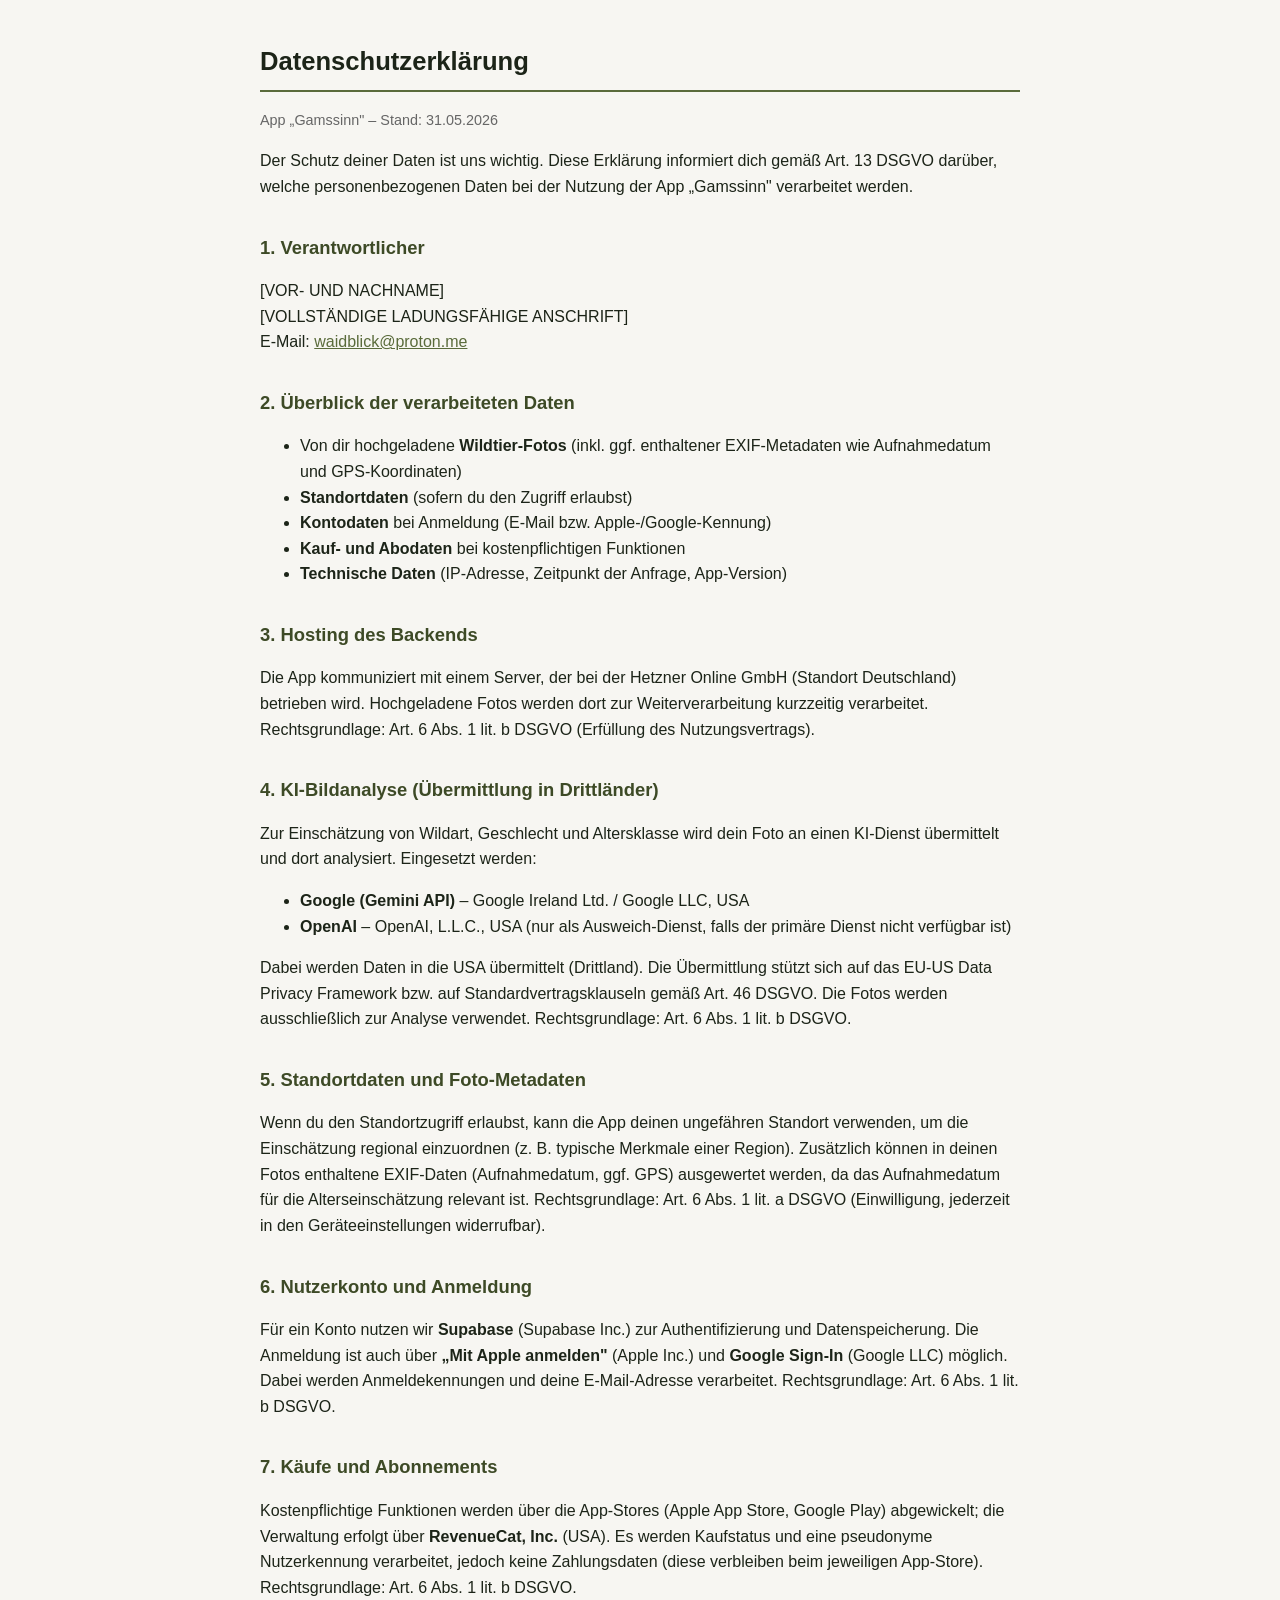
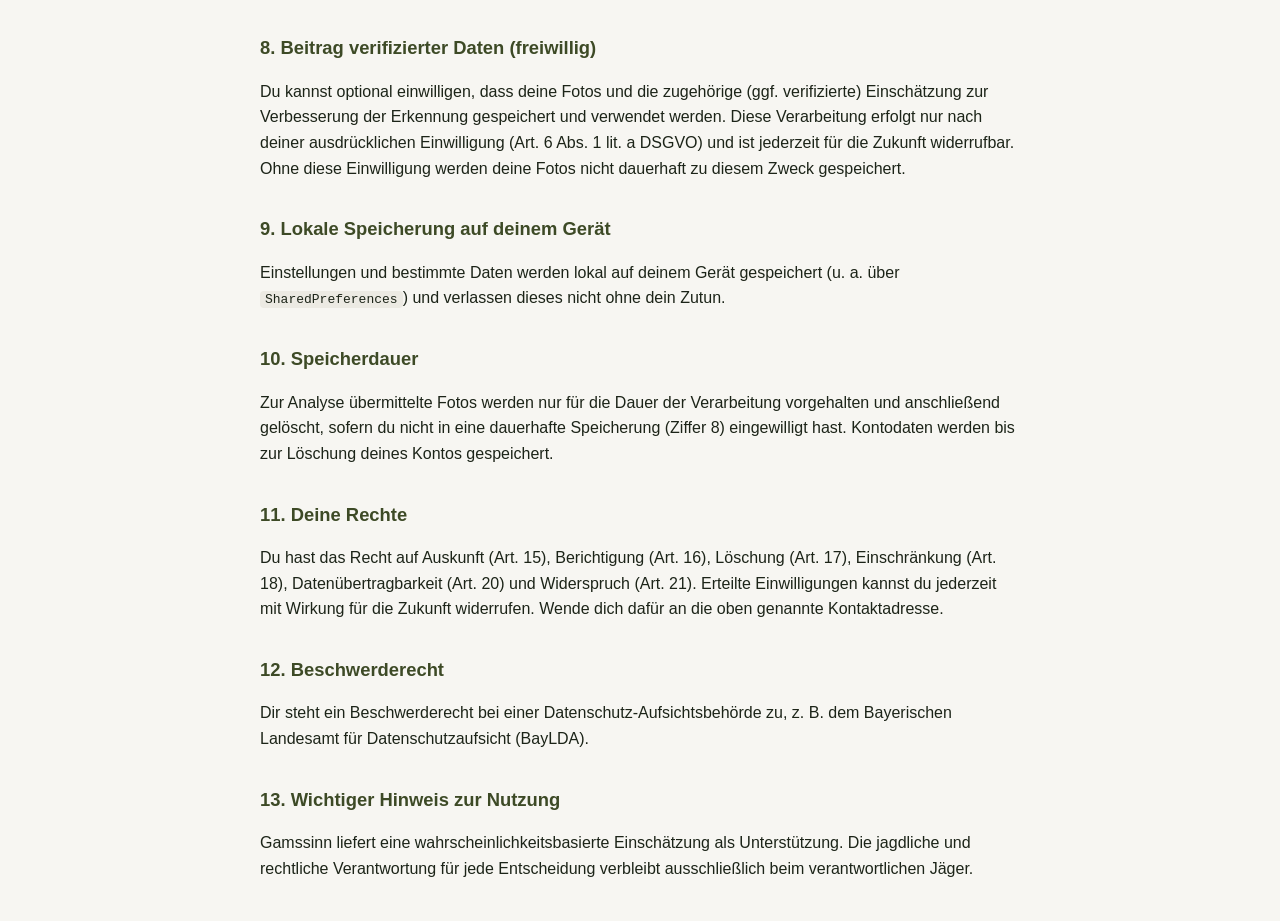
<file: backend/landing/datenschutz.html>
<!DOCTYPE html>
<html lang="de">
<head>
<meta charset="utf-8">
<meta name="viewport" content="width=device-width, initial-scale=1">
<title>Datenschutzerklärung – Gamssinn</title>
<style>
  body{font-family:-apple-system,Segoe UI,Roboto,sans-serif;line-height:1.6;color:#1c2418;max-width:760px;margin:0 auto;padding:24px;background:#f7f6f2}
  h1{font-size:1.6rem;border-bottom:2px solid #5a6b3b;padding-bottom:8px}
  h2{font-size:1.15rem;margin-top:1.8em;color:#3d4a26}
  a{color:#5a6b3b}
  .muted{color:#666;font-size:.9rem}
  code{background:#eceae3;padding:1px 5px;border-radius:4px}
</style>
</head>
<body>
<h1>Datenschutzerklärung</h1>
<p class="muted">App „Gamssinn" – Stand: 31.05.2026</p>

<p>Der Schutz deiner Daten ist uns wichtig. Diese Erklärung informiert dich gemäß Art. 13 DSGVO darüber, welche personenbezogenen Daten bei der Nutzung der App „Gamssinn" verarbeitet werden.</p>

<h2>1. Verantwortlicher</h2>
<p>
[VOR- UND NACHNAME]<br>
[VOLLSTÄNDIGE LADUNGSFÄHIGE ANSCHRIFT]<br>
E-Mail: <a href="mailto:waidblick@proton.me">waidblick@proton.me</a>
</p>

<h2>2. Überblick der verarbeiteten Daten</h2>
<ul>
<li>Von dir hochgeladene <strong>Wildtier-Fotos</strong> (inkl. ggf. enthaltener EXIF-Metadaten wie Aufnahmedatum und GPS-Koordinaten)</li>
<li><strong>Standortdaten</strong> (sofern du den Zugriff erlaubst)</li>
<li><strong>Kontodaten</strong> bei Anmeldung (E-Mail bzw. Apple-/Google-Kennung)</li>
<li><strong>Kauf- und Abodaten</strong> bei kostenpflichtigen Funktionen</li>
<li><strong>Technische Daten</strong> (IP-Adresse, Zeitpunkt der Anfrage, App-Version)</li>
</ul>

<h2>3. Hosting des Backends</h2>
<p>Die App kommuniziert mit einem Server, der bei der Hetzner Online GmbH (Standort Deutschland) betrieben wird. Hochgeladene Fotos werden dort zur Weiterverarbeitung kurzzeitig verarbeitet. Rechtsgrundlage: Art. 6 Abs. 1 lit. b DSGVO (Erfüllung des Nutzungsvertrags).</p>

<h2>4. KI-Bildanalyse (Übermittlung in Drittländer)</h2>
<p>Zur Einschätzung von Wildart, Geschlecht und Altersklasse wird dein Foto an einen KI-Dienst übermittelt und dort analysiert. Eingesetzt werden:</p>
<ul>
<li><strong>Google (Gemini API)</strong> – Google Ireland Ltd. / Google LLC, USA</li>
<li><strong>OpenAI</strong> – OpenAI, L.L.C., USA (nur als Ausweich-Dienst, falls der primäre Dienst nicht verfügbar ist)</li>
</ul>
<p>Dabei werden Daten in die USA übermittelt (Drittland). Die Übermittlung stützt sich auf das EU-US Data Privacy Framework bzw. auf Standardvertragsklauseln gemäß Art. 46 DSGVO. Die Fotos werden ausschließlich zur Analyse verwendet. Rechtsgrundlage: Art. 6 Abs. 1 lit. b DSGVO.</p>

<h2>5. Standortdaten und Foto-Metadaten</h2>
<p>Wenn du den Standortzugriff erlaubst, kann die App deinen ungefähren Standort verwenden, um die Einschätzung regional einzuordnen (z. B. typische Merkmale einer Region). Zusätzlich können in deinen Fotos enthaltene EXIF-Daten (Aufnahmedatum, ggf. GPS) ausgewertet werden, da das Aufnahmedatum für die Alterseinschätzung relevant ist. Rechtsgrundlage: Art. 6 Abs. 1 lit. a DSGVO (Einwilligung, jederzeit in den Geräteeinstellungen widerrufbar).</p>

<h2>6. Nutzerkonto und Anmeldung</h2>
<p>Für ein Konto nutzen wir <strong>Supabase</strong> (Supabase Inc.) zur Authentifizierung und Datenspeicherung. Die Anmeldung ist auch über <strong>„Mit Apple anmelden"</strong> (Apple Inc.) und <strong>Google Sign-In</strong> (Google LLC) möglich. Dabei werden Anmeldekennungen und deine E-Mail-Adresse verarbeitet. Rechtsgrundlage: Art. 6 Abs. 1 lit. b DSGVO.</p>

<h2>7. Käufe und Abonnements</h2>
<p>Kostenpflichtige Funktionen werden über die App-Stores (Apple App Store, Google Play) abgewickelt; die Verwaltung erfolgt über <strong>RevenueCat, Inc.</strong> (USA). Es werden Kaufstatus und eine pseudonyme Nutzerkennung verarbeitet, jedoch keine Zahlungsdaten (diese verbleiben beim jeweiligen App-Store). Rechtsgrundlage: Art. 6 Abs. 1 lit. b DSGVO.</p>

<h2>8. Beitrag verifizierter Daten (freiwillig)</h2>
<p>Du kannst optional einwilligen, dass deine Fotos und die zugehörige (ggf. verifizierte) Einschätzung zur Verbesserung der Erkennung gespeichert und verwendet werden. Diese Verarbeitung erfolgt nur nach deiner ausdrücklichen Einwilligung (Art. 6 Abs. 1 lit. a DSGVO) und ist jederzeit für die Zukunft widerrufbar. Ohne diese Einwilligung werden deine Fotos nicht dauerhaft zu diesem Zweck gespeichert.</p>

<h2>9. Lokale Speicherung auf deinem Gerät</h2>
<p>Einstellungen und bestimmte Daten werden lokal auf deinem Gerät gespeichert (u. a. über <code>SharedPreferences</code>) und verlassen dieses nicht ohne dein Zutun.</p>

<h2>10. Speicherdauer</h2>
<p>Zur Analyse übermittelte Fotos werden nur für die Dauer der Verarbeitung vorgehalten und anschließend gelöscht, sofern du nicht in eine dauerhafte Speicherung (Ziffer 8) eingewilligt hast. Kontodaten werden bis zur Löschung deines Kontos gespeichert.</p>

<h2>11. Deine Rechte</h2>
<p>Du hast das Recht auf Auskunft (Art. 15), Berichtigung (Art. 16), Löschung (Art. 17), Einschränkung (Art. 18), Datenübertragbarkeit (Art. 20) und Widerspruch (Art. 21). Erteilte Einwilligungen kannst du jederzeit mit Wirkung für die Zukunft widerrufen. Wende dich dafür an die oben genannte Kontaktadresse.</p>

<h2>12. Beschwerderecht</h2>
<p>Dir steht ein Beschwerderecht bei einer Datenschutz-Aufsichtsbehörde zu, z. B. dem Bayerischen Landesamt für Datenschutzaufsicht (BayLDA).</p>

<h2>13. Wichtiger Hinweis zur Nutzung</h2>
<p>Gamssinn liefert eine wahrscheinlichkeitsbasierte Einschätzung als Unterstützung. Die jagdliche und rechtliche Verantwortung für jede Entscheidung verbleibt ausschließlich beim verantwortlichen Jäger.</p>

</body>
</html>
</file>
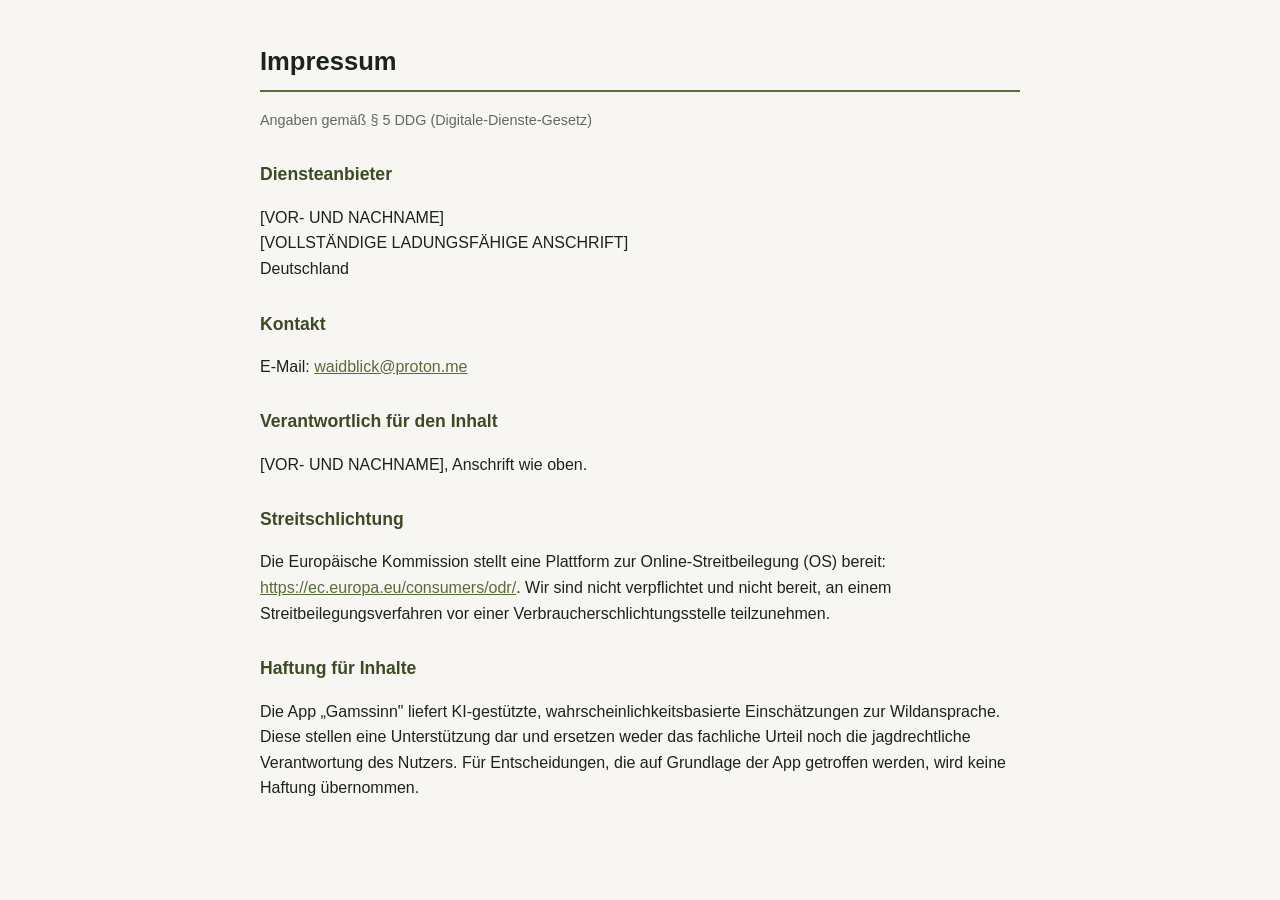
<file: backend/landing/impressum.html>
<!DOCTYPE html>
<html lang="de">
<head>
<meta charset="utf-8">
<meta name="viewport" content="width=device-width, initial-scale=1">
<title>Impressum – Gamssinn</title>
<style>
  body{font-family:-apple-system,Segoe UI,Roboto,sans-serif;line-height:1.6;color:#1c2418;max-width:760px;margin:0 auto;padding:24px;background:#f7f6f2}
  h1{font-size:1.6rem;border-bottom:2px solid #5a6b3b;padding-bottom:8px}
  h2{font-size:1.1rem;margin-top:1.6em;color:#3d4a26}
  a{color:#5a6b3b}
  .muted{color:#666;font-size:.9rem}
</style>
</head>
<body>
<h1>Impressum</h1>
<p class="muted">Angaben gemäß § 5 DDG (Digitale-Dienste-Gesetz)</p>

<h2>Diensteanbieter</h2>
<p>
[VOR- UND NACHNAME]<br>
[VOLLSTÄNDIGE LADUNGSFÄHIGE ANSCHRIFT]<br>
Deutschland
</p>

<h2>Kontakt</h2>
<p>E-Mail: <a href="mailto:waidblick@proton.me">waidblick@proton.me</a></p>

<h2>Verantwortlich für den Inhalt</h2>
<p>[VOR- UND NACHNAME], Anschrift wie oben.</p>

<h2>Streitschlichtung</h2>
<p>Die Europäische Kommission stellt eine Plattform zur Online-Streitbeilegung (OS) bereit: <a href="https://ec.europa.eu/consumers/odr/">https://ec.europa.eu/consumers/odr/</a>. Wir sind nicht verpflichtet und nicht bereit, an einem Streitbeilegungsverfahren vor einer Verbraucherschlichtungsstelle teilzunehmen.</p>

<h2>Haftung für Inhalte</h2>
<p>Die App „Gamssinn" liefert KI-gestützte, wahrscheinlichkeitsbasierte Einschätzungen zur Wildansprache. Diese stellen eine Unterstützung dar und ersetzen weder das fachliche Urteil noch die jagdrechtliche Verantwortung des Nutzers. Für Entscheidungen, die auf Grundlage der App getroffen werden, wird keine Haftung übernommen.</p>

</body>
</html>
</file>
<file: web-site/style.css>
/* Gamssinn — Landingpage Styles
   Sachlich-jagdliche Tonalität: gedeckte Naturtöne, klare Typografie. */

:root {
  --bg: #14171a;
  --bg-soft: #1c2126;
  --card: #222a30;
  --fg: #e8e4da;
  --fg-muted: #a9a396;
  --accent: #7a8b5a;      /* Loden-/Moosgrün */
  --accent-soft: #4f5a3a;
  --line: #333b42;
  --max: 1080px;
  --radius: 14px;
  font-size: 16px;
}

* { box-sizing: border-box; margin: 0; padding: 0; }

html { scroll-behavior: smooth; }

body {
  font-family: "Segoe UI", system-ui, -apple-system, Roboto, Helvetica, Arial, sans-serif;
  background: var(--bg);
  color: var(--fg);
  line-height: 1.6;
  -webkit-font-smoothing: antialiased;
}

a { color: var(--accent); text-decoration: none; }
a:hover { text-decoration: underline; }

.wrap { max-width: var(--max); margin: 0 auto; padding: 0 1.25rem; }

/* ---------- Header ---------- */
.site-header {
  position: sticky; top: 0; z-index: 10;
  background: rgba(20, 23, 26, 0.92);
  backdrop-filter: blur(8px);
  border-bottom: 1px solid var(--line);
}
.site-header .wrap {
  display: flex; align-items: center; justify-content: space-between;
  height: 64px;
}
.brand { font-weight: 700; font-size: 1.25rem; letter-spacing: 0.5px; color: var(--fg); }
.brand span { color: var(--accent); }
.nav a { color: var(--fg-muted); margin-left: 1.5rem; font-size: 0.95rem; }
.nav a:hover { color: var(--fg); text-decoration: none; }

/* ---------- Hero ---------- */
.hero {
  padding: 5rem 0 4rem;
  background:
    radial-gradient(circle at 70% 20%, rgba(122,139,90,0.18), transparent 55%),
    var(--bg);
  text-align: center;
}
.hero h1 { font-size: clamp(2rem, 5vw, 3.2rem); line-height: 1.15; margin-bottom: 1rem; }
.hero .lead { font-size: clamp(1.05rem, 2.5vw, 1.4rem); color: var(--fg-muted); max-width: 640px; margin: 0 auto 2rem; }
.hero .disclaimer { font-size: 0.9rem; color: var(--fg-muted); margin-top: 1.5rem; font-style: italic; }

/* ---------- Buttons / Badges ---------- */
.cta-row { display: flex; gap: 1rem; justify-content: center; flex-wrap: wrap; }
.badge {
  display: inline-flex; align-items: center; gap: 0.6rem;
  background: var(--card); border: 1px solid var(--line);
  color: var(--fg); padding: 0.7rem 1.2rem; border-radius: 10px;
  font-size: 0.95rem; min-width: 200px; justify-content: center;
}
.badge:hover { border-color: var(--accent); text-decoration: none; }
.badge small { display: block; color: var(--fg-muted); font-size: 0.72rem; line-height: 1; }
.badge strong { font-size: 1.05rem; line-height: 1.2; }
.badge.disabled { opacity: 0.55; cursor: default; }

/* ---------- Sections ---------- */
section { padding: 4rem 0; border-top: 1px solid var(--line); }
section h2 { font-size: clamp(1.5rem, 3vw, 2rem); margin-bottom: 1rem; }
section .intro { color: var(--fg-muted); max-width: 680px; margin-bottom: 2.5rem; }

/* ---------- Features ---------- */
.grid {
  display: grid; gap: 1.25rem;
  grid-template-columns: repeat(auto-fit, minmax(260px, 1fr));
}
.feature {
  background: var(--card); border: 1px solid var(--line);
  border-radius: var(--radius); padding: 1.5rem;
}
.feature h3 { font-size: 1.1rem; margin-bottom: 0.5rem; color: var(--fg); }
.feature p { color: var(--fg-muted); font-size: 0.95rem; }
.feature .ico { font-size: 1.6rem; margin-bottom: 0.75rem; display: block; }

/* ---------- Screenshots ---------- */
.shots { display: grid; gap: 1.25rem; grid-template-columns: repeat(auto-fit, minmax(180px, 1fr)); }
.shot {
  aspect-ratio: 9/19; background: var(--bg-soft);
  border: 1px dashed var(--accent-soft); border-radius: 20px;
  display: flex; align-items: center; justify-content: center;
  color: var(--fg-muted); font-size: 0.85rem; text-align: center; padding: 1rem;
}

/* ---------- Steps ---------- */
.steps { counter-reset: step; display: grid; gap: 1.5rem; grid-template-columns: repeat(auto-fit, minmax(220px, 1fr)); }
.step { position: relative; padding-left: 3rem; }
.step::before {
  counter-increment: step; content: counter(step);
  position: absolute; left: 0; top: 0;
  width: 2.2rem; height: 2.2rem; border-radius: 50%;
  background: var(--accent-soft); color: var(--fg);
  display: flex; align-items: center; justify-content: center; font-weight: 700;
}
.step h3 { font-size: 1.05rem; margin-bottom: 0.3rem; }
.step p { color: var(--fg-muted); font-size: 0.92rem; }

/* ---------- Contact ---------- */
.contact-box {
  background: var(--card); border: 1px solid var(--line);
  border-radius: var(--radius); padding: 2rem; max-width: 520px;
}
.contact-box a { font-weight: 600; }

/* ---------- Footer ---------- */
.site-footer {
  border-top: 1px solid var(--line); background: var(--bg-soft);
  padding: 2.5rem 0; color: var(--fg-muted); font-size: 0.9rem;
}
.site-footer .wrap { display: flex; flex-wrap: wrap; gap: 1rem 2rem; justify-content: space-between; align-items: center; }
.site-footer a { color: var(--fg-muted); margin-right: 1.25rem; }
.site-footer a:hover { color: var(--fg); }

/* ---------- Legal pages ---------- */
.legal { padding: 3rem 0; }
.legal h1 { font-size: 2rem; margin-bottom: 1.5rem; }
.legal h2 { font-size: 1.3rem; margin: 2rem 0 0.75rem; border: none; padding: 0; }
.legal h3 { font-size: 1.05rem; margin: 1.25rem 0 0.5rem; }
.legal p, .legal li { color: var(--fg); margin-bottom: 0.75rem; }
.legal ul { padding-left: 1.5rem; }
.legal .note {
  background: var(--bg-soft); border-left: 3px solid var(--accent);
  padding: 1rem 1.25rem; border-radius: 6px; margin: 1.5rem 0;
  color: var(--fg-muted); font-size: 0.92rem;
}
.legal .todo { color: #d98b4a; font-weight: 600; }
.back { display: inline-block; margin-bottom: 1.5rem; color: var(--fg-muted); }

@media (max-width: 600px) {
  .nav a { margin-left: 1rem; font-size: 0.85rem; }
  .hero { padding: 3rem 0; }
}
</file>
